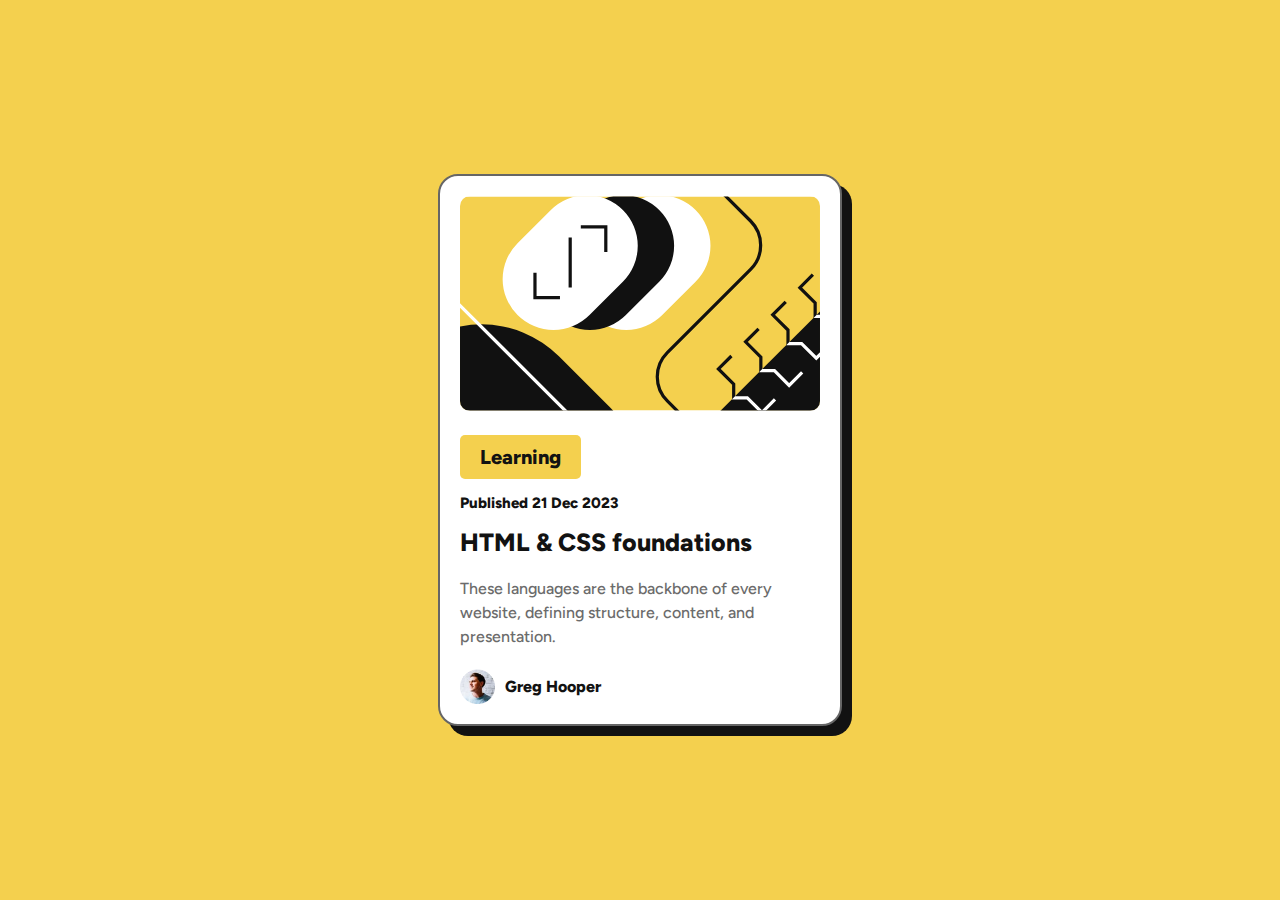
<file: Newbie/Blog Preview Card/index.html>
<!DOCTYPE html>
<html lang="en">

<head>
  <meta charset="UTF-8">
  <meta name="viewport" content="width=device-width, initial-scale=1.0">
  <!-- displays site properly based on user's device -->

  <link rel="icon" type="image/png" sizes="32x32" href="./assets/images/favicon-32x32.png">

  <title>Frontend Mentor | Blog preview card</title>
  <link rel="stylesheet" href="./styles.css">
  <link rel="shortcut icon" href="./assets/images/favicon-32x32.png" type="image/x-icon">

</head>

<body>
  <div class="parent">
    <div class="root">
      <div class="main">

        <img class="BlogImg" src="./assets/images/illustration-article.svg" alt="">
        <h1>Learning</h1>

        <p class="date">Published 21 Dec 2023</p>

        <p class="title">HTML & CSS foundations</p>
        <p class="details">These languages are the backbone of every website, defining structure, content, and
          presentation.</p>

        <div class="author">
          <img src="./assets/images/image-avatar.webp" alt="">
          <span class="author-name">Greg Hooper</span>
        </div>
      </div>
    </div>
  </div>
</body>

</html>
</file>
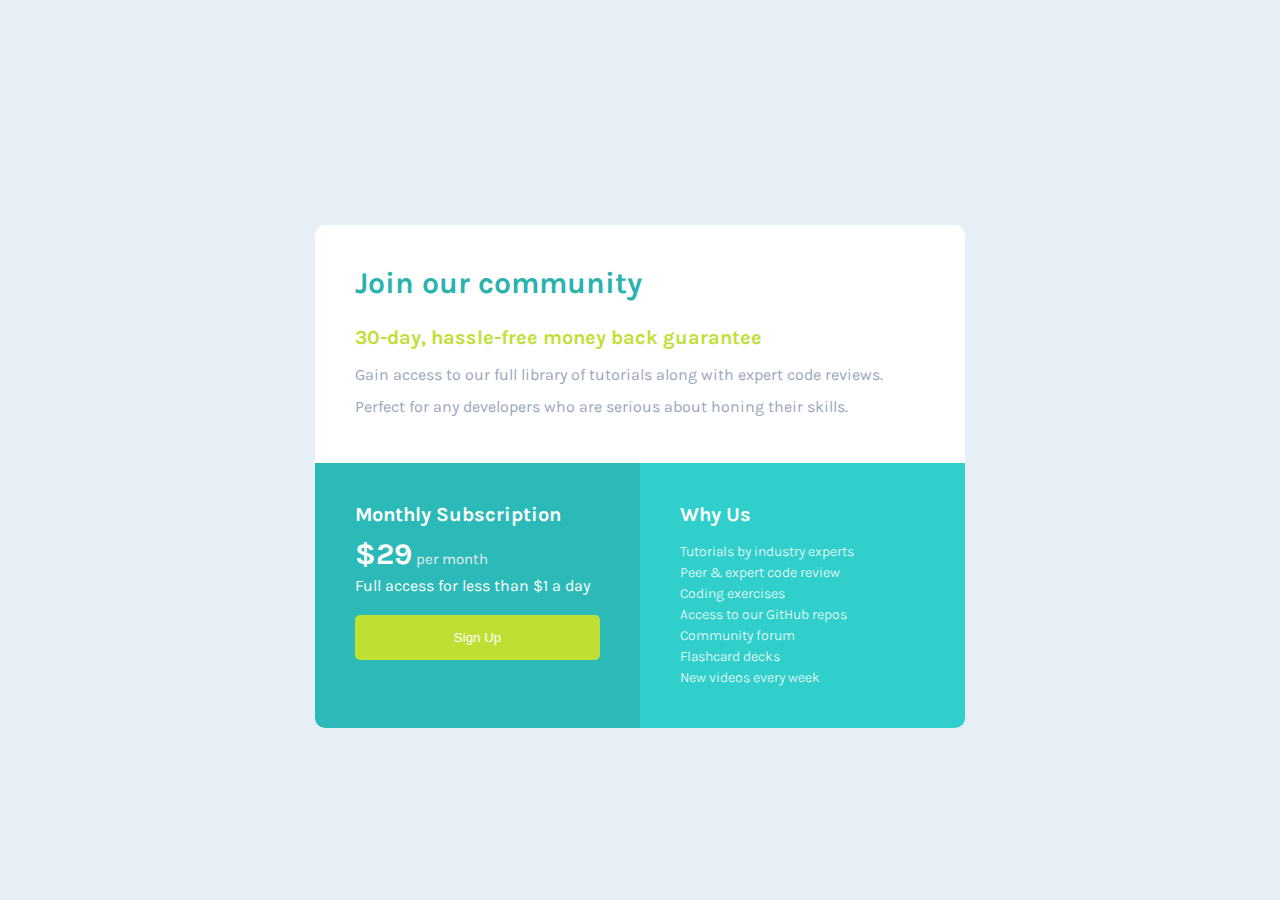
<file: Newbie/Single price grid component/index.html>
<!DOCTYPE html>
<html lang="en">

<head>
  <meta charset="UTF-8">
  <meta name="viewport" content="width=device-width, initial-scale=1.0">
  <!-- displays site properly based on user's device -->

  <link rel="icon" type="image/png" sizes="32x32" href="./images/favicon-32x32.png">
  <link rel="stylesheet" href="./styles.css">

  <title>AlphaCode | Single Price Grid Component</title>


</head>

<body>

  <div class="parent">
    <div class="main">
      <div class="content c1">
        <p class="c1-title">Join our community</p>

        <p class="c1-subtitle">30-day, hassle-free money back guarantee</p>

        <p class="c1-text">Gain access to our full library of tutorials along with expert code reviews.
          Perfect for any developers who are serious about honing their skills.</p>

      </div>
      <div class="content c2">

        <p class="c2-title">Monthly Subscription</p>

        <p class="c2-subscribe"><span class="price">&dollar;29</span> per month</p>

        <p class="c2-text">Full access for less than &dollar;1 a day</p>

        <button>Sign Up</button>
      </div>
      <div class="content c3">
        <p class="c3-title">Why Us</p>

        <p class="c3-text">Tutorials by industry experts<br>
          Peer &amp; expert code review<br>
          Coding exercises<br>
          Access to our GitHub repos<br>
          Community forum<br>
          Flashcard decks<br>
          New videos every week</p>

      </div>
    </div>
  </div>



</body>

</html>
</file>
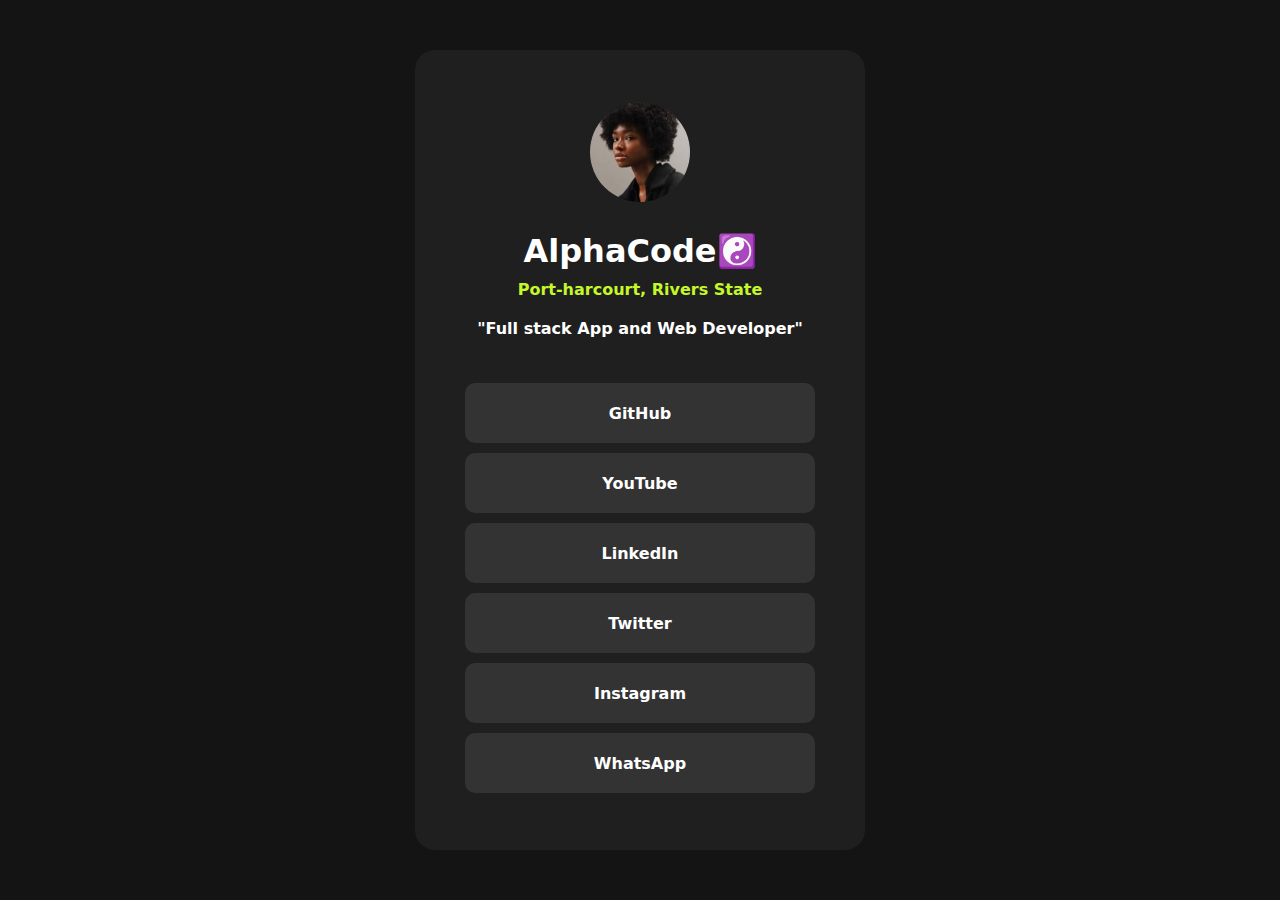
<file: Newbie/Social Links Profile/index.html>
<!DOCTYPE html>
<html lang="en">

<head>
  <meta charset="UTF-8">
  <meta name="viewport" content="width=device-width, initial-scale=1.0">
  <!-- displays site properly based on user's device -->

  <link rel="icon" type="image/png" sizes="32x32" href="./assets/images/favicon-32x32.png">

  <title>Frontend Mentor | Social links profile</title>

  <!-- Feel free to remove these styles or customise in your own stylesheet 👍 -->
  <style>
    .attribution {
      font-size: 11px;
      text-align: center;
    }

    .attribution a {
      color: hsl(228, 45%, 44%);
    }

    * {
      margin: 0;
      padding: 0;
    }

    body {
      background-color: hsl(0, 0%, 8%);
      display: flex;
      flex-direction: column;
      align-items: center;
      height: 100vh;
      justify-content: center;
    }

    .root {
      background-color: hsl(0, 0%, 12%);
      display: flex;
      flex-direction: column;
      align-items: center;
      justify-content: center;
      width: 450px;
      max-height: 800px;
      height: 800px;
      border-radius: 20px;
      font-family: ui-sans-serif, system-ui, sans-serif, "Apple Color Emoji", "Segoe UI Emoji", "Segoe UI Symbol", "Noto Color Emoji";
    }

    img {
      border-radius: 50%;
      width: 100px;
      margin-bottom: 30px;
    }

    .title {
      color: white;
      font-weight: 700px;
    }

    p {
      font-size: 16px;
      color: white;
      margin: 10px;
      font-weight: 600;
    }

    .p1 {
      color: hsl(75, 94%, 57%);
    }

    .p2 {
      margin-bottom: 40px;
    }

    button {
      background-color: hsl(0, 0%, 20%);
      border: none;
      color: white;
      font-family: ui-sans-serif, system-ui, sans-serif, "Apple Color Emoji", "Segoe UI Emoji", "Segoe UI Symbol", "Noto Color Emoji";
      font-weight: 700;
      font-size: 16px;
      width: 350px;
      height: 60px;
      margin: 5px;
      border-radius: 10px;
    }

    button:hover {
      background-color: hsl(75, 94%, 57%);
      color: black;
    }

    @media (max-width: 720px) {

      body {
        justify-content: center;
        padding: 100px 0;
        height: max-content;
      }

      button {
        width: 280px;
        height: 50px;
      }

      .root {
        width: 350px;
        justify-content: none;
        padding: 20px 0;
        max-height: 700px;
        height: 650px;
      }

      img {
        width: 80px;
      }

      .title {
        font-size: 25px;
      }

      p {
        font-size: 14px;
        margin: 5px;
      }
    }
  </style>
</head>

<body>

  <div class="root">
    <img src="/assets/images/avatar-jessica.jpeg" alt="">

    <h1 class="title">AlphaCode☯️</h1>
    <p class="p1">Port-harcourt, Rivers State</p>
    <p class="p2">"Full stack App and Web Developer"</p>

    <button onclick="window.location.href='https://www.github.com/ekojoecovenant';">GitHub</button>
    <button onclick="window.location.href='https://www.youtube.com/@codefate';">YouTube</button>
    <button onclick="window.location.href='https://www.linkedin.com/in/ekojoe-covenant-18786428a';">LinkedIn</button>
    <button onclick="window.location.href='https://www.x.com/ekojoecovenant';">Twitter</button>
    <button onclick="window.location.href='https://www.instagram.com/ekojoecovenant';">Instagram</button>
    <button onclick="window.location.href='https://wa.me/2348116754009?text=Hello%20AlphaCode'">WhatsApp</button>


  </div>
  </div>
</body>

</html>
</file>
<file: Newbie/Blog Preview Card/styles.css>
@font-face {
    font-family: 'Figtree';
    src: url(./assets/fonts/Figtree-Medium.ttf) format('truetype');
    font-weight: 500;
    font-style: normal;
}

@font-face {
    font-family: 'Figtree';
    src: url(./assets/fonts/Figtree-ExtraBold.ttf) format('truetype');
    font-weight: 800;
    font-style: normal;
}

* {
    margin: 0;
    padding: 0;
}

body {
    background-color: hsl(47, 88%, 63%);
    font-family: 'Figtree';
    color: hsl(0, 0%, 7%);
}

.parent {
    display: flex;
    flex-direction: column;
    align-items: center;
    justify-content: center;
    width: 100%;
    height: 100vh;
}

.root {
    max-width: 400px;
    background-color: hsl(0, 0%, 100%);
    width: 80%;
    max-height: 650px;
    display: flex;
    flex-direction: column;
    align-items: center;
    justify-content: center;
    border: 2px solid hsl(0, 0%, 40%);
    border-radius: 20px;
    box-shadow: 10px 10px;
}

.main {
    width: 90%;
    height: 100%;
}

.BlogImg {
    width: 100%;
    border-radius: 10px;
    margin: 20px 0;
}

h1 {
    font-size: 20px;
    background-color: hsl(47, 88%, 63%);
    width: fit-content;
    padding: 10px 20px;
    border-radius: 5px;

}

.date {
    font-size: 15px;
    margin: 15px 0;
    font-weight: 800;
}

.title {
    font-weight: 800;
    font-size: 25px;
}

.details {
    margin: 20px 0;
    line-height: 1.5;
    color: hsl(0, 0%, 42%);
}

.author {
    height: 35px;
    display: flex;
    margin-bottom: 20px;
}

.author img {
    width: 35px;
    margin-right: 10px;
}

.author-name {
    margin: auto 0;
    font-weight: 800;
}
</file>
<file: Newbie/Single price grid component/styles.css>
@font-face {
    font-family: 'Karla';
    src: url(./fonts/Karla-Regular.ttf) format('truetype');
    font-weight: 400;
    font-style: normal;
}

@font-face {
    font-family: 'Karla';
    src: url(./fonts/Karla-Bold.ttf) format('truetype');
    font-weight: 700;
    font-style: normal;
}

@font-face {
    font-family: 'Karla';
    src: url(./fonts/Karla-Light.ttf) format('truetype');
    font-weight: 100;
    font-style: normal;
}


* {
    margin: 0;
    padding: 0;
}

body {
    font-family: 'Karla';
    background-color: hsl(204, 43%, 93%);
}

.parent {
    width: 100%;
    height: 100vh;
    /* background-color: hsl(218, 22%, 67%); */
    background-color: hsl(204, 43%, 93%);
    display: flex;
    align-items: center;
    justify-content: center;
}

.main {
    max-width: 650px;
    width: 80%;
    height: 450px;
    /* box-sizing: border-box;   */
    /* padding: 20px; */
    /* border: 1px solid black; */
    display: grid;
    grid-template-columns: repeat(2, 1fr);
    grid-template-rows: repeat(2, minmax(1fr, auto));
    border-radius: 10px;
}

.content {
    /* border: 1px solid black; */
    /* box-sizing: border-box; */
    padding: 40px;

}

.c1 {
    grid-column: 1 / 3;
    background-color: hsl(0, 0%, 100%);
    border-top-left-radius: 10px;
    border-top-right-radius: 10px;
}

.c2 {
    background-color: hsl(179, 62%, 45%);
    border-bottom-left-radius: 10px;
}

.c3 {
    /* background-color: hsl(218, 22%, 67%); */
    background-color: hsl(179, 62%, 50%);
    border-bottom-right-radius: 10px;
}

.c1-title {
    color: hsl(179, 62%, 43%);
    font-weight: 700;
    font-size: 30px;
    padding-bottom: 15px;
}

.c1-subtitle {
    color: hsl(71, 73%, 54%);
    font-weight: 700;
    font-size: 20px;
    padding: 10px 0;
}

.c1-text {
    color: hsl(218, 22%, 67%);
    line-height: 2;
}

.c2-title {
    font-size: 20px;
    font-weight: 700;
    color: hsl(0, 0%, 100%);
    /* padding-bottom: 10px; */
}

.c2-subscribe {
    font-size: 15px;
    padding: 10px 0;
    height: 30px;
    text-justify: center;
    color: hsl(204, 43%, 93%)
}

.price {
    font-size: 30px;
    font-weight: 700;
    color: hsl(0, 0%, 100%);
}

.c2-text {
    color: hsl(0, 0%, 100%);
}

button {
    width: 100%;
    height: 45px;
    border-radius: 5px;
    border: unset;
    margin-top: 20px;
    background-color: hsl(71, 73%, 54%);
    color: hsl(0, 0%, 100%);
}

.c3-title {
    color: hsl(0, 0%, 100%);
    font-size: 20px;
    font-weight: 700;
    margin-bottom: 15px;
}

.c3-text {
    color: hsl(204, 43%, 100%);
    font-size: 14px;
    font-weight: 100;
    line-height: 1.5;
}

@media (max-width: 768px) {

    .parent {
        height: 60vh;
        padding: 60px 0;
    }

    .main {
        grid-template-columns: repeat(1, 1fr);
        grid-template-rows: repeat(3, 1fr);
    }

    .c1 {
        grid-column: 1 / 2;
    }

    .c2 {
        border-bottom-left-radius: unset;
    }

    .c3 {
        border-bottom-left-radius: 10px;
    }
}
</file>
